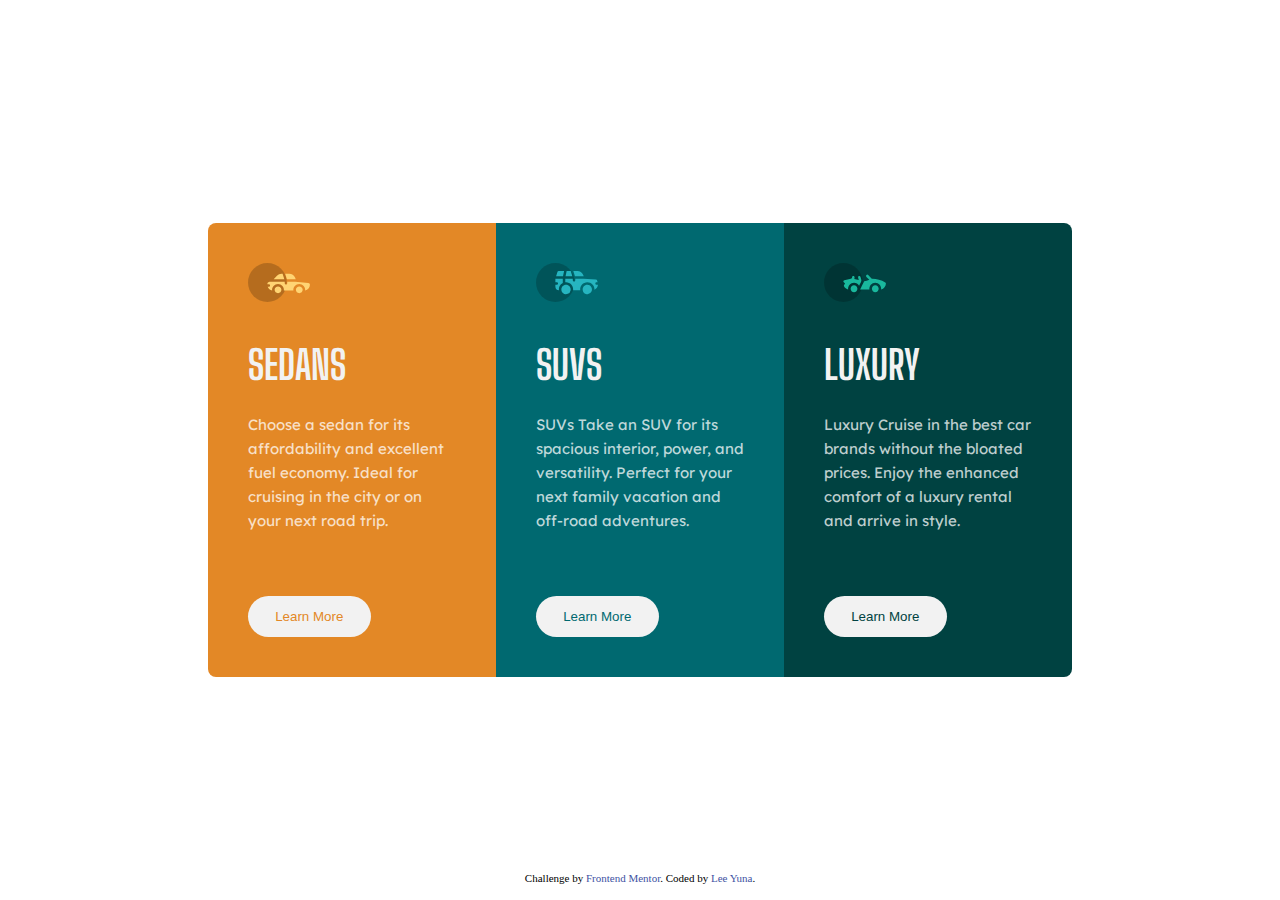
<file: 3-column-preview-card-component-main/index.html>
<!DOCTYPE html>
<html lang="en">
    <head>
        <meta charset="UTF-8" />
        <meta name="viewport" content="width=device-width, initial-scale=1.0" />
        <!-- displays site properly based on user's device -->

        <link
            rel="icon"
            type="image/png"
            sizes="32x32"
            href="./images/favicon-32x32.png"
        />

        <link rel="stylesheet" href="css/style.css" />

        <title>Frontend Mentor | 3-column preview card component</title>
    </head>
    <body>
        <section>
            <article class="sedans">
                <img src="images/icon-sedans.svg" alt="car icon" />
                <h2>SEDANS</h2>
                <p>
                    Choose a sedan for its affordability and excellent fuel
                    economy. Ideal for cruising in the city or on your next road
                    trip.
                </p>
                <button>Learn More</button>
            </article>
            <article class="suvs">
                <img src="images/icon-suvs.svg" alt="car icon" />
                <h2>SUVS</h2>
                <p>
                    SUVs Take an SUV for its spacious interior, power, and
                    versatility. Perfect for your next family vacation and
                    off-road adventures.
                </p>
                <button>Learn More</button>
            </article>
            <article class="luxury">
                <img src="images/icon-luxury.svg" alt="car icon" />
                <h2>LUXURY</h2>
                <p>
                    Luxury Cruise in the best car brands without the bloated
                    prices. Enjoy the enhanced comfort of a luxury rental and
                    arrive in style.
                </p>
                <button>Learn More</button>
            </article>
        </section>
        <footer class="attribution">
            Challenge by
            <a
                href="https://www.frontendmentor.io?ref=challenge"
                target="_blank"
                >Frontend Mentor</a
            >. Coded by <a href="#">Lee Yuna</a>.
        </footer>
    </body>
</html>
</file>
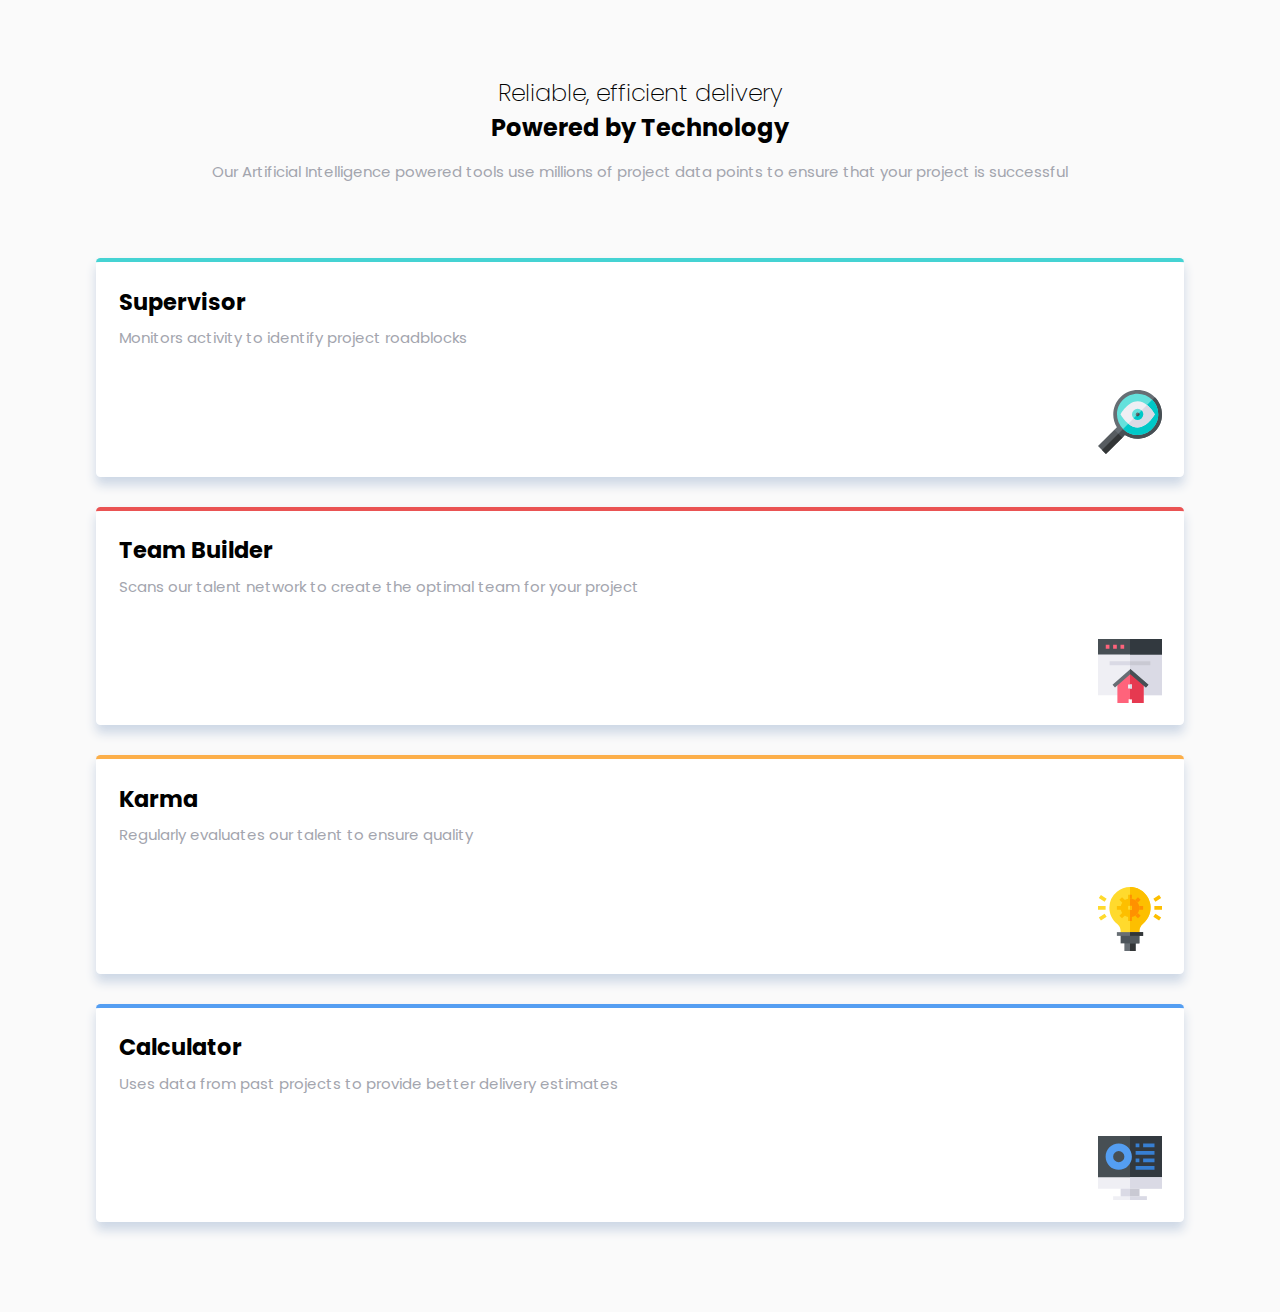
<file: four-card-feature-section-master/index.html>
<!DOCTYPE html>
<html lang="en">
    <head>
        <meta charset="UTF-8" />
        <meta name="viewport" content="width=device-width, initial-scale=1.0" />

        <link
            rel="icon"
            type="image/png"
            sizes="32x32"
            href="./images/favicon-32x32.png"
        />
        <link rel="stylesheet" href="css/style.css" />

        <title>Frontend Mentor | Four card feature section</title>
    </head>
    <body>
        <header>
            <h1>
                <span>Reliable, efficient delivery</span><br />
                Powered by Technology
            </h1>
            <p>
                Our Artificial Intelligence powered tools use millions of
                project data points to ensure that your project is successful
            </p>
        </header>
        <main>
            <section>
                <h2>Supervisor</h2>
                <p>Monitors activity to identify project roadblocks</p>
                <img src="images/icon-supervisor.svg" alt="supervisor icon" />
            </section>
            <section>
                <h2>Team Builder</h2>
                <p>
                    Scans our talent network to create the optimal team for your
                    project
                </p>
                <img
                    src="images/icon-team-builder.svg"
                    alt="team builder icon"
                />
            </section>
            <section>
                <h2>Karma</h2>
                <p>Regularly evaluates our talent to ensure quality</p>
                <img src="images/icon-karma.svg" alt="karma icon" />
            </section>
            <section>
                <h2>Calculator</h2>
                <p>
                    Uses data from past projects to provide better delivery
                    estimates
                </p>
                <img src="images/icon-calculator.svg" alt="calculator icon" />
            </section>
        </main>
    </body>
</html>
</file>
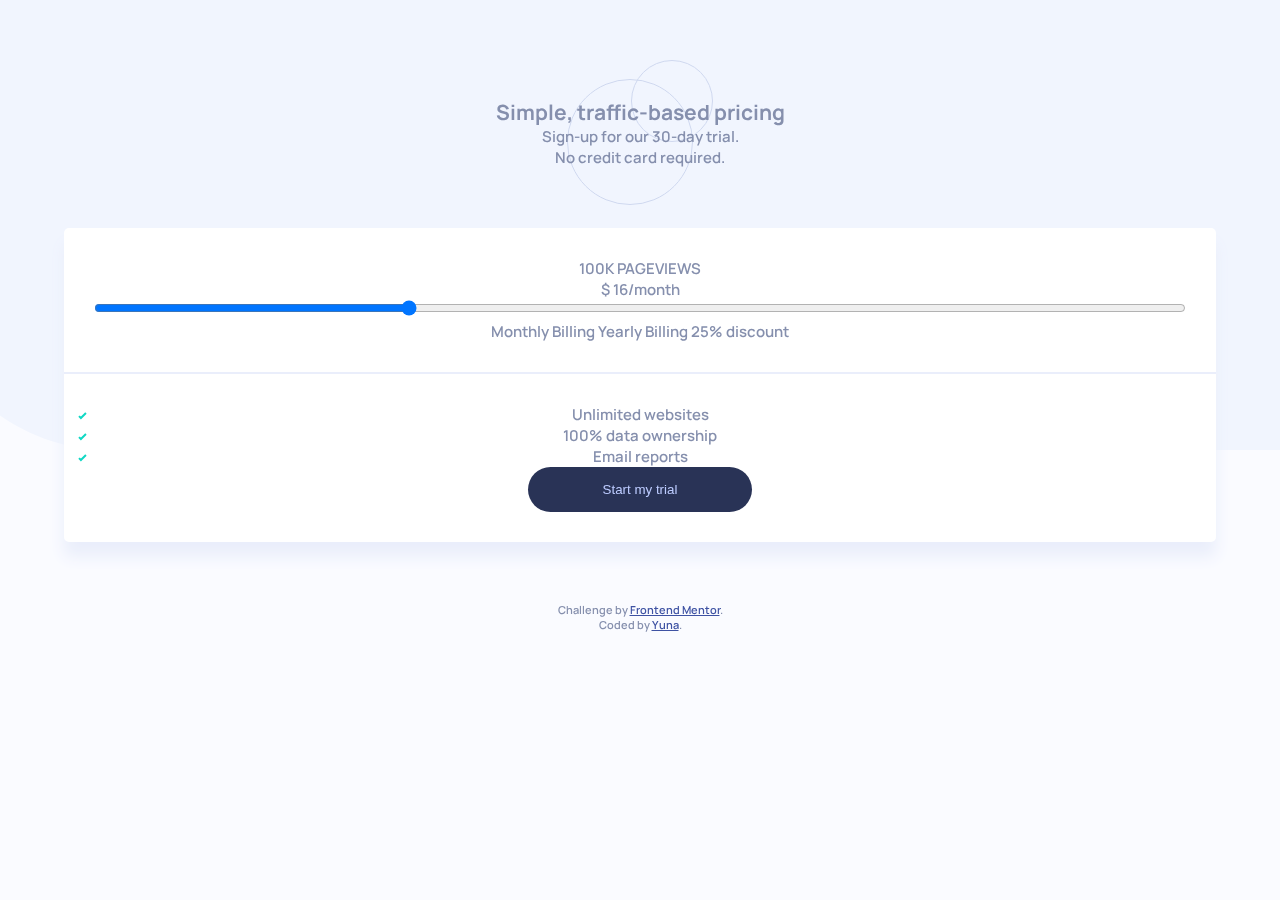
<file: interactive-pricing-component-main/index.html>
<!DOCTYPE html>
<html lang="en">
    <head>
        <meta charset="UTF-8" />
        <meta name="viewport" content="width=device-width, initial-scale=1.0" />
        <!-- displays site properly based on user's device -->

        <link
            rel="icon"
            type="image/png"
            sizes="32x32"
            href="./images/favicon-32x32.png"
        />

        <title>Frontend Mentor | Interactive pricing component</title>

        <!-- Feel free to remove these styles or customise in your own stylesheet 👍 -->
        <link rel="stylesheet" href="style.css" />
        <style>
            .attribution {
                font-size: 11px;
                text-align: center;
            }
            .attribution a {
                color: hsl(228, 45%, 44%);
            }
        </style>
        <script defer src="count.js"></script>
    </head>
    <body>
        <img
            src="images/bg-pattern.svg"
            alt="background pattern"
            class="background"
        />
        <img src="images/pattern-circles.svg" class="circle" />
        <header>
            <h1>Simple, traffic-based pricing</h1>
            <p>
                Sign-up for our 30-day trial. <br />
                No credit card required.
            </p>
        </header>
        <main>
            <section>
                <div><span class="view">100K</span> PAGEVIEWS</div>
                <div>$ <span class="charge">16</span>/month</div>
                <input
                    type="range"
                    min="8"
                    max="36"
                    value="16"
                    onchange="countCharge(this)"
                />Monthly Billing Yearly Billing 25% discount
            </section>
            <section>
                <ul>
                    <li>Unlimited websites</li>
                    <li>100% data ownership</li>
                    <li>Email reports</li>
                </ul>
                <button type="submit">Start my trial</button>
            </section>
        </main>
        <div class="attribution">
            Challenge by
            <a
                href="https://www.frontendmentor.io?ref=challenge"
                target="_blank"
                >Frontend Mentor</a
            >.<br />
            Coded by <a href="#">Yuna</a>.
        </div>
    </body>
</html>
</file>
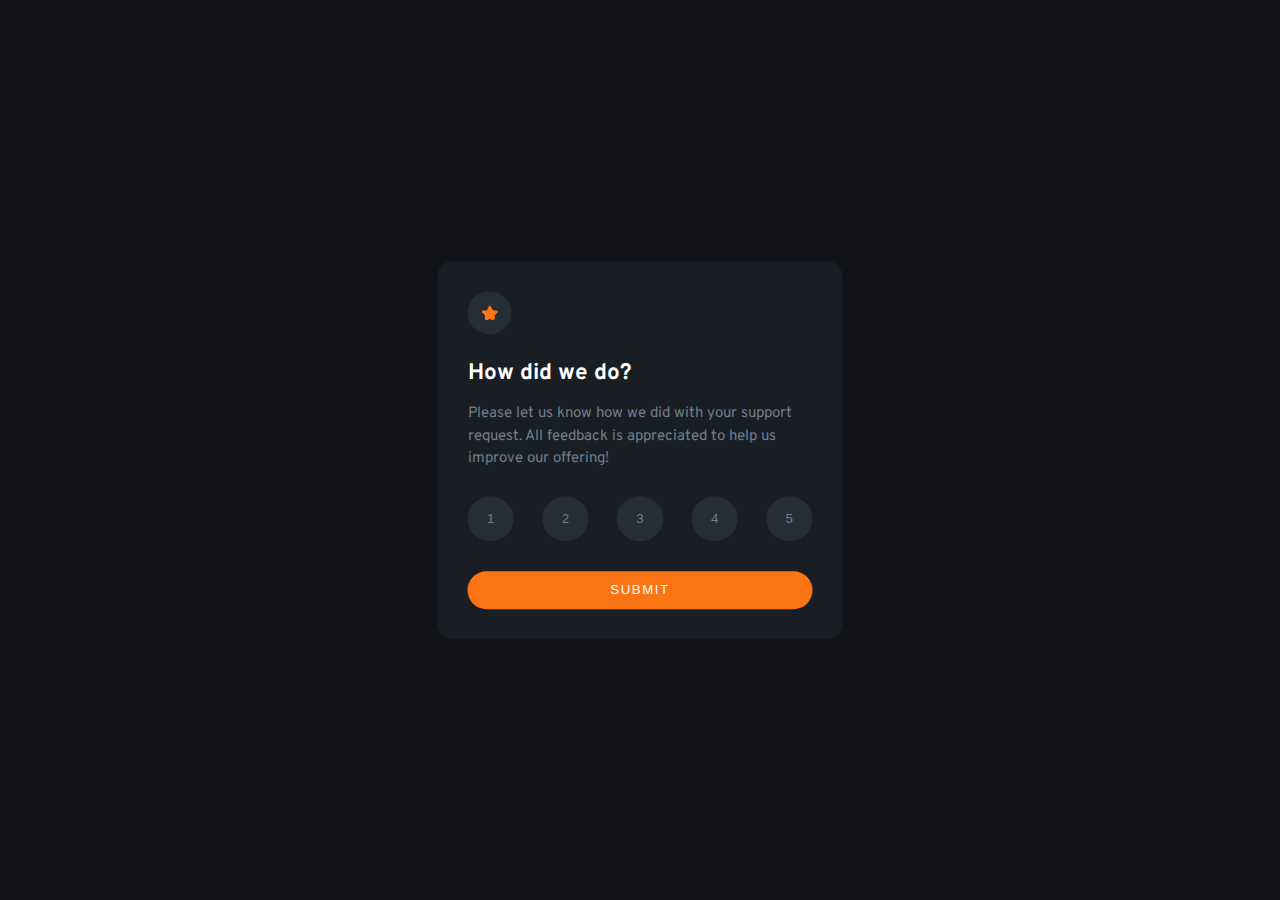
<file: interactive-rating-component-main/index.html>
<!DOCTYPE html>
<html lang="en">
    <head>
        <meta charset="UTF-8" />
        <meta name="viewport" content="width=device-width, initial-scale=1.0" />

        <link
            rel="icon"
            type="image/png"
            sizes="32x32"
            href="./images/favicon-32x32.png"
        />
        <link rel="stylesheet" href="css/style.css" />
        <script defer src="js/submit.js"></script>

        <title>Frontend Mentor | Interactive rating component</title>
    </head>
    <body>
        <main>
            <section id="rating">
                <img src="images/icon-star.svg" alt="star icon" />
                <h2>How did we do?</h2>
                <p>
                    Please let us know how we did with your support request. All
                    feedback is appreciated to help us improve our offering!
                </p>
                <div class="score">
                    <button>1</button>
                    <button>2</button>
                    <button>3</button>
                    <button>4</button>
                    <button>5</button>
                </div>
                <button class="submit">Submit</button>
            </section>
            <section id="thanks" class="hidden">
                <img
                    src="images/illustration-thank-you.svg"
                    alt="thank you image"
                />
                <div class="result">
                    You selected
                    <span></span>
                    out of 5
                </div>
                <h2>Thank you!</h2>
                <p>
                    We appreciate you taking the time to give a rating. If you
                    ever need more support, don’t hesitate to get in touch!
                </p>
            </section>
        </main>
    </body>
</html>
</file>
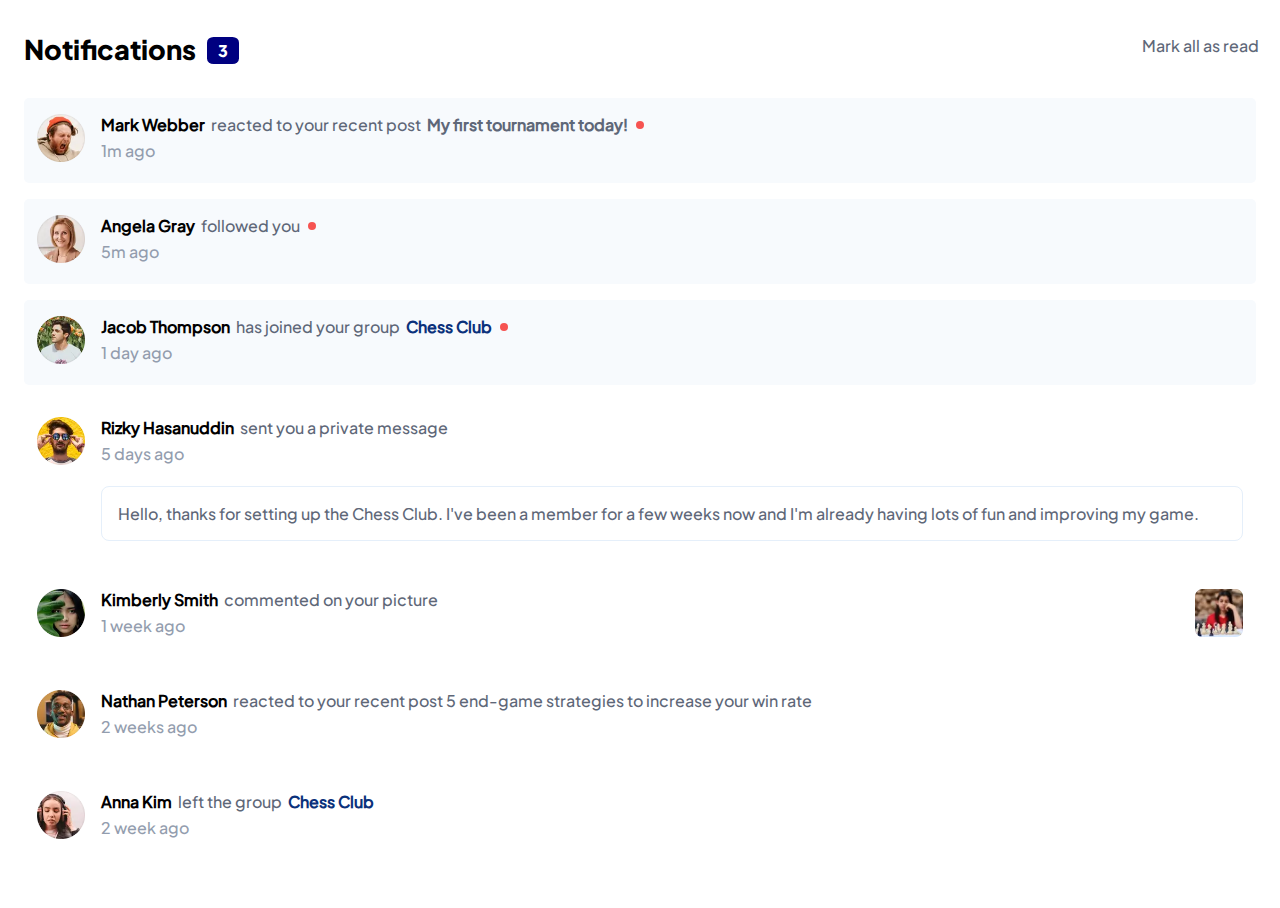
<file: notifications-page-main/index.html>
<!DOCTYPE html>
<html lang="en">
    <head>
        <meta charset="UTF-8" />
        <meta name="viewport" content="width=device-width, initial-scale=1.0" />
        <link
            rel="icon"
            type="image/png"
            sizes="32x32"
            href="./images/favicon-32x32.png"
        />
        <link rel="stylesheet" href="style.css" />
        <script defer src="mark.js"></script>
        <title>Frontend Mentor | Notifications page</title>
    </head>
    <body>
        <header>
            <h1>Notifications</h1>
            <div class="not-marked-num">3</div>
            <a>Mark all as read</a>
        </header>
        <main>
            <article class="not-marked">
                <img src="assets/images/avatar-mark-webber.webp" alt="" />
                <div>
                    <a href="#;" class="name">Mark Webber</a>
                    &nbsp;reacted to your recent post&nbsp;
                    <a href="#;">My first tournament today!</a>
                    <div class="round"></div>
                    <br /><span class="time">1m ago</span>
                </div>
            </article>
            <article class="not-marked">
                <img src="assets/images/avatar-angela-gray.webp" alt="" />
                <div>
                    <a href="#;" class="name">Angela Gray</a>
                    &nbsp;followed you
                    <div class="round"></div>
                    <br /><span class="time">5m ago</span>
                </div>
            </article>
            <article class="not-marked">
                <img src="assets/images/avatar-jacob-thompson.webp" alt="" />
                <div>
                    <a href="#;" class="name">Jacob Thompson</a>
                    &nbsp;has joined your group&nbsp;
                    <a href="#;" class="club">Chess Club</a>
                    <div class="round"></div>
                    <br /><span class="time">1 day ago</span>
                </div>
            </article>
            <article>
                <img src="assets/images/avatar-rizky-hasanuddin.webp" alt="" />
                <div>
                    <a href="#:" class="name">Rizky Hasanuddin</a>
                    &nbsp;sent you a private message
                    <br /><span class="time">5 days ago</span>
                    <p>
                        Hello, thanks for setting up the Chess Club. I've been a
                        member for a few weeks now and I'm already having lots
                        of fun and improving my game.
                    </p>
                </div>
            </article>
            <article class="picture">
                <img src="assets/images/avatar-kimberly-smith.webp" alt="" />
                <div>
                    <a href="#;" class="name"> Kimberly Smith</a>
                    &nbsp;commented on your picture
                    <br /><span class="time">1 week ago</span>
                </div>
                <img src="assets/images/image-chess.webp" alt="" />
            </article>
            <article>
                <img src="assets/images/avatar-nathan-peterson.webp" alt="" />
                <div>
                    <a href="#;" class="name">Nathan Peterson</a>
                    &nbsp;reacted to your recent post 5 end-game strategies to
                    increase your win rate
                    <br /><span class="time">2 weeks ago</span>
                </div>
            </article>
            <article>
                <img src="assets/images/avatar-anna-kim.webp" alt="" />
                <div>
                    <a href="#;" class="name">Anna Kim</a>
                    &nbsp;left the group&nbsp;
                    <a href="#;" class="club">Chess Club</a>
                    <br /><span class="time">2 week ago</span>
                </div>
            </article>
        </main>
    </body>
</html>
</file>
<file: 3-column-preview-card-component-main/css/style.css>
@charset "utf-8";
@import url("https://fonts.googleapis.com/css2?family=Lexend+Deca&display=swap");
@import url("https://fonts.googleapis.com/css2?family=Big+Shoulders+Display:wght@700&display=swap");

* {
    margin: 0px;
    padding: 0px;
    box-sizing: border-box;
}
a {
    text-decoration: none;
}
body {
    height: 100vh;
    font-size: 15px;
    display: flex;
    justify-content: center;
}

section {
    width: 54rem;
    align-self: center;
    display: flex;
}

section article {
    padding: 0 2.5rem;
    flex: 1;
    position: relative;
    font-family: "Lexend Deca", sans-serif;
    font-weight: 400;
}
section article.sedans {
    background-color: hsl(31, 77%, 52%);
    border-radius: 0.5rem 0 0 0.5rem;
}
section article.suvs {
    background-color: hsl(184, 100%, 22%);
}
section article.luxury {
    background-color: hsl(179, 100%, 13%);
    border-radius: 0 0.5rem 0.5rem 0;
}

section article img {
    width: 30%;
    margin: 2.5rem 0 2.2rem;
}
section article h2 {
    color: hsl(0, 0%, 95%);
    font-family: "Big Shoulders Display", cursive;
    font-weight: 700;
    font-size: 2.5rem;
}
section article p {
    color: hsla(0, 0%, 100%, 0.75);
    margin-top: 1.5rem;
    margin-bottom: 9rem;
    line-height: 1.6;
}

section article button {
    background: hsl(0, 0%, 95%);
    text-align: center;
    position: absolute;
    bottom: 2.5rem;
    padding: 0.8rem 1.7rem;
    border-radius: 2rem;
    border: none;
}
section article.sedans button {
    color: hsl(31, 77%, 52%);
}
section article.suvs button {
    color: hsl(184, 100%, 22%);
}
section article.luxury button {
    color: hsl(179, 100%, 13%);
}

section article button:hover {
    cursor: pointer;
    color: hsl(0, 0%, 95%);
    border: 1.5px solid hsl(0, 0%, 95%);
}
section article.sedans button:hover {
    background: hsl(31, 77%, 52%);
}
section article.suvs button:hover {
    background: hsl(184, 100%, 22%);
}
section article.luxury button:hover {
    background: hsl(179, 100%, 13%);
}

.attribution {
    font-size: 11px;
    position: absolute;
    bottom: 1rem;
}
.attribution a {
    color: hsl(228, 45%, 44%);
}

@media screen and (max-width: 375px) {
    body {
        justify-content: flex-start;
        flex-direction: column;
        align-items: center;
    }
    section {
        width: 80vw;
        flex-direction: column;
        align-items: center;
        margin: 3rem 0;
    }
    section article.sedans {
        border-radius: 0.5rem 0.5rem 0 0;
    }
    section article.luxury {
        border-radius: 0 0 0.5rem 0.5rem;
    }
    .attribution {
        position: static;
        width: 10rem;
        padding-bottom: 1.5rem;
        text-align: center;
    }
}
</file>
<file: four-card-feature-section-master/css/style.css>
@charset "utf-8";
@import url("https://fonts.googleapis.com/css2?family=Poppins:wght@200;400;600&display=swap");

:root {
    --very-dark-blue: hsl(234, 12%, 34%);
    --grayish-blue: hsl(229, 6%, 66%);
    --very-light-gray: hsl(0, 0%, 98%);
}
* {
    padding: 0px;
    margin: 0px;
    box-sizing: border-box;
}
html {
    font-size: 15px;
    font-family: "Poppins", sans-serif;
}
body {
    background-color: var(--very-light-gray);
}

header {
    width: 100vw;
    text-align: center;
    padding: 5rem 2rem;
}
header h1 {
    font-size: 1.6rem;
}
header h1 span {
    font-weight: 200;
}
header p {
    padding-top: 1rem;
}
p {
    color: var(--grayish-blue);
}

main {
    display: grid;
    grid-template-columns: auto;
    grid-template-rows: repeat(4, 1fr);
    row-gap: 2rem;
    width: 85vw;
    margin: 0 auto;
    padding-bottom: 6rem;
}
main section {
    padding: 1.5rem;
    background-color: white;
    border-radius: 0.3rem;
    box-shadow: 0 0.5rem 0.7rem hsl(214, 32%, 85%);
    position: relative;
}
main section:nth-child(1) {
    border-top: 0.3rem solid hsl(180, 62%, 55%);
}
main section:nth-child(2) {
    border-top: 0.3rem solid hsl(0, 78%, 62%);
}
main section:nth-child(3) {
    border-top: 0.3rem solid hsl(34, 97%, 64%);
}
main section:nth-child(4) {
    border-top: 0.3rem solid hsl(212, 86%, 64%);
}

main section p {
    padding-top: 0.5rem;
    padding-bottom: 7rem;
}
main section img {
    position: absolute;
    bottom: 1.5rem;
    right: 1.5rem;
}

@media screen and (min-width: 1440px) {
    header {
        padding: 4rem 0;
    }
    header h1 {
        font-size: 2.5rem;
        line-height: 1.2;
    }
    header p {
        width: 35rem;
        margin: auto;
    }
    main {
        grid-template-columns: repeat(3, 1fr);
        grid-template-rows: repeat(4, 1fr);
        column-gap: 2rem;
        padding-bottom: 3rem;
    }
    main section:nth-child(1) {
        grid-row: 2 / 4;
    }
    main section:nth-child(2) {
        grid-row: 1 / 3;
    }
    main section:nth-child(3) {
        grid-row: 3 / 5;
    }
    main section:nth-child(4) {
        grid-row: 2 / 4;
    }
    main section p {
        padding-bottom: 8rem;
    }
}
</file>
<file: interactive-pricing-component-main/style.css>
@charset "utf-8";
@import url("https://fonts.googleapis.com/css2?family=Manrope:wght@600;800&display=swap");

* {
    margin: 0;
    padding: 0;
    box-sizing: border-box;
}
ul {
    list-style: url(images/icon-check.svg);
}

html {
    font-size: 15px;
    font-family: "Manrope";
    font-weight: 600;
    color: hsl(225, 20%, 60%);
}
body {
    width: 100%;
    height: 100%;
    background-color: hsl(230, 100%, 99%);
}

.background {
    width: 100%;
    height: 50%;
    object-fit: cover;
    position: fixed;
    z-index: -1;
}
.circle {
    position: absolute;
    top: 4rem;
    left: 50%;
    transform: translateX(-50%);
    z-index: -1;
}

header {
    text-align: center;
    padding-top: 6.5rem;
}
header h1 {
    font-size: 1.4rem;
}

main {
    width: 90%;
    margin: 4rem auto;
    background-color: hsl(0, 0%, 100%);
    box-shadow: 0px 1rem 1rem hsl(224, 65%, 95%);
    border-radius: 5px;
    text-align: center;
}

main section {
    padding: 2rem;
}
main section:nth-of-type(1) {
    border-bottom: 2px solid hsl(224, 65%, 95%);
}
main section:nth-of-type(1)div {
    letter-spacing: 2px;
}
main section:nth-of-type(1) input {
    width: 100%;
}
button[type="submit"] {
    padding: 1rem 5rem;
    border-style: none;
    border-radius: 3rem;
    color: hsl(226, 100%, 87%);
    background-color: hsl(227, 35%, 25%);
}
</file>
<file: interactive-rating-component-main/css/style.css>
@charset "utf-8";
@import url("https://fonts.googleapis.com/css2?family=Overpass:wght@400;700&display=swap");

:root {
    --white: hsl(0, 0%, 100%);
    --light-grey: hsl(217, 12%, 63%);
    --medium-grey: hsl(215, 9%, 50%);
    --dark-blue: hsl(213, 19%, 18%);
    --very-dark-blue: hsl(216, 12%, 8%);
    --orange: hsl(25, 97%, 53%);
}
* {
    margin: 0px;
    padding: 0px;
    box-sizing: border-box;
}
html {
    font-size: 15px;
    font-family: "Overpass", sans-serif;
}
body {
    background-color: var(--very-dark-blue);
}
main {
    width: 27rem;
    background-color: hsl(216, 17%, 12%);
    position: absolute;
    top: 50%;
    left: 50%;
    transform: translate(-50%, -50%);
    padding: 2rem;
    border-radius: 1rem;
}

/*section*/
main section {
    width: 100%;
    height: 100%;
}
.hidden {
    display: none;
}
main section h2 {
    font-weight: 700;
    color: var(--white);
    line-height: 2.5rem;
}
main section p {
    color: var(--medium-grey);
    font-weight: 400;
    line-height: 1.5rem;
    padding: 0.7rem 0;
}

/*rating state*/
main #rating img {
    padding: 0.9rem;
    border-radius: 50%;
    background-color: var(--dark-blue);
    margin-bottom: 1rem;
}
main #rating button {
    cursor: pointer;
}
main #rating .score {
    display: flex;
    justify-content: space-between;
    padding: 1rem 0 2rem 0;
}
main #rating .score button {
    color: var(--medium-grey);
    background-color: var(--dark-blue);
    border-style: none;
    padding: 1rem 1.3rem;
    border-radius: 50%;
}
main #rating .submit {
    text-transform: uppercase;
    background-color: var(--orange);
    border-style: none;
    color: var(--white);
    width: 100%;
    height: 2.5rem;
    border-radius: 2rem;
    letter-spacing: 1.5px;
}

main #rating .score button:hover {
    background-color: var(--orange);
    color: var(--white);
}
main #rating .score button.checked {
    color: var(--white);
    background-color: var(--medium-grey);
}
main #rating .submit:hover {
    color: var(--orange);
    background-color: var(--white);
}

/*thank you state*/
main #thanks {
    text-align: center;
}
main #thanks img {
    margin-top: 1rem;
}
main #thanks .result {
    background-color: var(--dark-blue);
    color: var(--orange);
    opacity: 0.8;
    margin: 2rem 5rem;
    padding: 0.5rem 0 0.3rem 0;
    border-radius: 3rem;
}

@media screen and (max-width: 375px) {
    main {
        width: 90vw;
        padding: 1.5rem;
    }
    main #rating .score button {
        padding: 0.7rem 1rem;
    }
}
</file>
<file: notifications-page-main/style.css>
@charset "utf-8";
@font-face {
    font-family: "PJS-bold";
    src: url("assets/fonts/static/PlusJakartaSans-ExtraBold.ttf");
}
@font-face {
    font-family: "PJS-medium";
    src: url("assets/fonts/static/PlusJakartaSans-Medium.ttf");
}

* {
    padding: 0;
    margin: 0;
    box-sizing: border-box;
}
html {
    font-family: "PJS-medium";
    font-size: 16px;
    color: hsl(219, 12%, 42%);
}
body {
    width: 100%;
    height: 100vh;
}

header {
    padding: 2rem 1rem;
    position: relative;
}
header h1 {
    display: inline-block;
    font-size: 1.4rem;
    font-family: "PJS-bold";
    color: black;
}
header div.not-marked-num {
    display: inline-block;
    font-family: "PJS-bold";
    padding: 0.2rem 0.7rem;
    margin-left: 0.5rem;
    border-radius: 20%;
    color: white;
    vertical-align: text-bottom;
    background-color: navy;
}
header a {
    display: block;
    position: absolute;
    top: 2.2rem;
    right: 1.3rem;
    font-weight: 500;
    color: hsl(219, 12%, 42%);
}

main {
    padding: 0 1rem 2rem;
}
main article {
    width: 100%;
    display: grid;
    grid-template-columns: 3rem 1fr;
    column-gap: 1rem;
    padding: 1rem 0.8rem;
    margin-bottom: 1rem;
}
main article img {
    width: 3rem;
}
main article.picture {
    grid-template-columns: 3rem 1fr 3rem;
}
main article.not-marked {
    background-color: hsl(210, 60%, 98%);
    border-radius: 5px;
}
main article div p {
    border: 1.5px solid hsl(211, 68%, 94%);
    border-radius: 0.5rem;
    padding: 1rem 1rem;
    margin-top: 1rem;
}
main article div span.time {
    color: hsl(219, 14%, 63%);
    line-height: 2rem;
}

div.round {
    display: inline-block;
}
article.not-marked div.round {
    width: 0.5rem;
    height: 0.5rem;
    margin-left: 5px;
    margin-bottom: 2px;
    border-radius: 50%;
    background-color: hsl(1, 90%, 64%);
}

a {
    text-decoration: none;
    color: hsl(219, 12%, 42%);
    cursor: pointer;
    font-weight: 800;
}
a.name {
    color: black;
}
a:hover,
a.club {
    color: hsl(219, 85%, 26%);
}

main article div p:hover {
    background-color: hsl(211, 68%, 94%);
}

@media screen and (min-width: 750px) {
    header {
        padding: 2rem 1.5rem;
    }
    header h1 {
        font-size: 1.7rem;
    }
    main {
        padding: 0 1.5rem 2rem;
    }
}
@media screen and (max-width: 350px) {
    header a {
        position: static;
        margin-top: 5px;
    }
}
</file>
